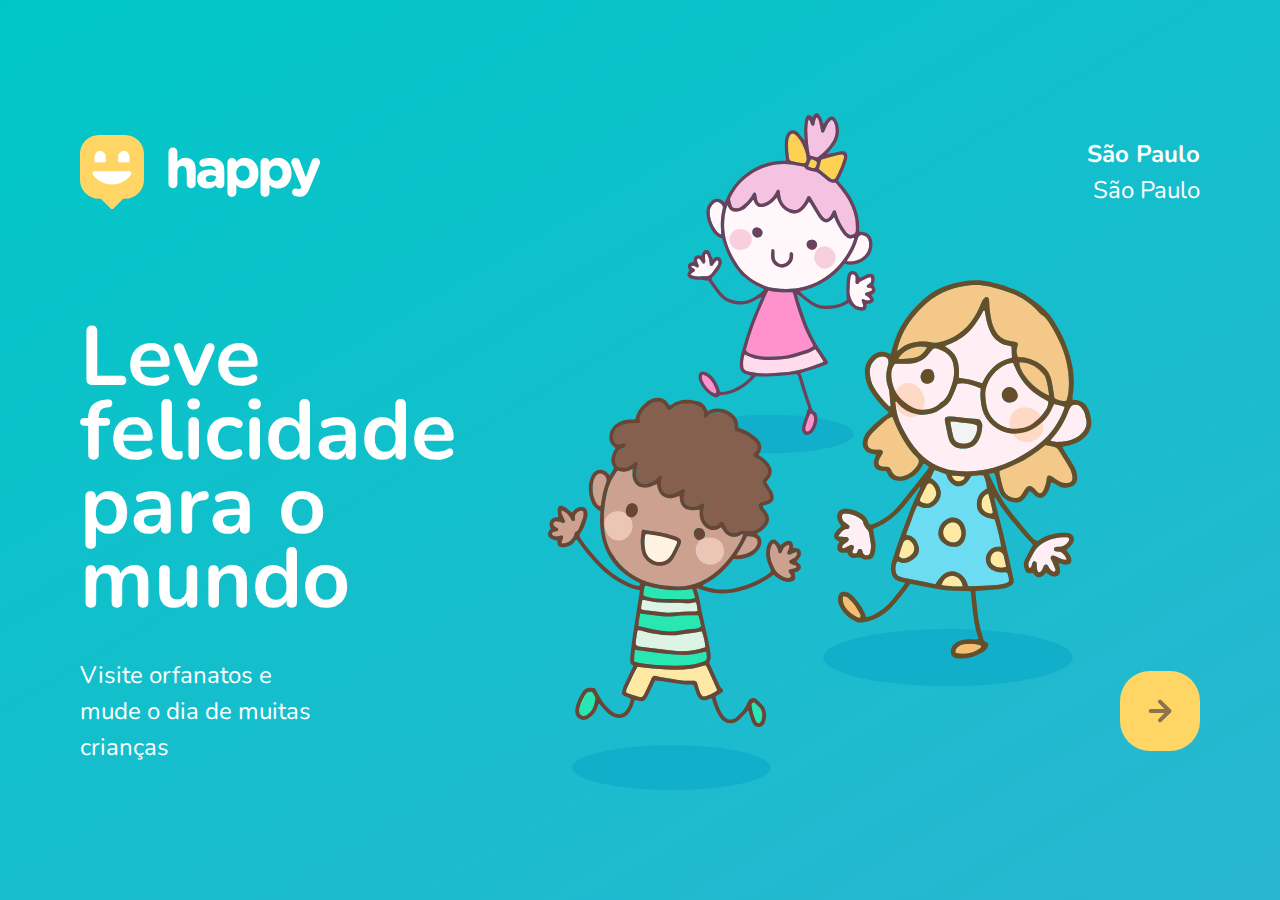
<file: index.html>
<!DOCTYPE html>
<html lang="pt_BR">
  <head>
    <meta charset="UTF-8" />
    <meta name="viewport" content="width=device-width, initial-scale=1.0" />
    <title>Happy</title>

    <link rel="icon" href="./public/images/logo-icon.png" />

    <link rel="stylesheet" href="./public/css/main.css" />
    <link rel="stylesheet" href="./public/css/animations.css" />
    <link rel="stylesheet" href="./public/css/page-landing.css" />

    <link href="https://fonts.googleapis.com/css2?family=Nunito:wght@400;600;800&display=swap" rel="stylesheet">
  </head>
  <body>
    <div id="page-landing">
      <div id="container">
        <header>
          <img
          class="animate-up"
          id="logo" 
          src="./public/images/logo.svg" 
          alt="Logomarca de Happy" />

          <div class="location animate-up">
            <strong>São Paulo</strong>
            <p>São Paulo</p>
          </div>
        </header>

        <main>
          <h1 class="animate-up">Leve felicidade para o mundo</h1>

          <section class="visit">
            <p class="animate-up">Visite orfanatos e mude o dia de muitas crianças</p>

            <a href="#" title="Visite orfanatos" class="animate-up">
              <img src="./public/images/arrow.svg" alt="Ir para o mapa" />
            </a>
          </section>
        </main>
      </div>
    </div>
  </body>
</html>
</file>
<file: public/css/main.css>
* {
  margin: 0;
  padding: 0;
}

body {
  height: 100vh;
  color: white;
}

:root {
  font-size: 62.5%;
}

body,
input,
button,
textarea {
  font: 400 1.8rem/1 "Nunito", sans-serif;
}
</file>
<file: public/css/page-landing.css>
#page-landing {
  background: linear-gradient(329.54deg, #29b6d1 0%, #00c7c7 100%);

  text-align: center;
  min-height: 100vh;

  display: flex;
}

#container {
  margin: auto;

  width: min(90%, 112rem); 
}

.location,
h1,
.visit p {
  height: 16vh;
}

#logo {
  animation-delay: 50ms;
}

.location {
  animation-delay: 100ms;
}

main h1 {
  animation-delay: 150ms;
  font-size: clamp(4rem, 8vw, 8.4rem);
}


.visit p {
  animation-delay: 200ms;
}

.visit a {
  width: 8rem;
  height: 8rem;
  background: #ffd666;

  border: none;
  border-radius: 3rem;

  display: flex;
  align-items: center;
  justify-content: center;
  
  margin: auto;
  
  transition: background 200ms;
  animation-delay: 250ms;
}

.visit a:hover {
   background:#96feff;
}


/* Desktop version*/
@media (min-width: 760px){
  #container {
    padding: 5rem 2rem;
    /* Shorthand background: image repeat position / size */
    background: url("../images/bg.svg") no-repeat 80% / clamp(30rem, 54vw, 56rem);
     }
  header {
    display: flex;
    align-items: center;
    justify-content: space-between;
  }

  .location, h1, .visit p {
    height: initial;
    text-align:initial;
  }

  .location {
    text-align: right;
    font-size: 2.4rem;
    line-height: 1.5;
  }

  main h1 {
    font-weight: bold;
    line-height: .88;

    margin: clamp(10%, 9vh, 12%) 0 4rem;

    width: min(300px, 80%);
  }

  .visit {
    display: flex;
    align-items: center;
    justify-content: space-between;
  }
  
    .visit p {
    font-size: 2.4rem;
    line-height: 1.5;
    width: clamp(20rem, 20vw, 30rem);
  }

    .visit a {
      margin: initial;
  
    }
}
</file>
<file: public/css/animations.css>
/* animações */
@keyframes up {
    from {
        opacity: 0;
        transform: translateY(16px)
    }

    to {
        opacity: 1;
        transform: translateY(0);
    }
}

.animate-up {
    animation-name: up;
    animation-duration: 300ms;
    animation-fill-mode: backwards;
}
</file>
